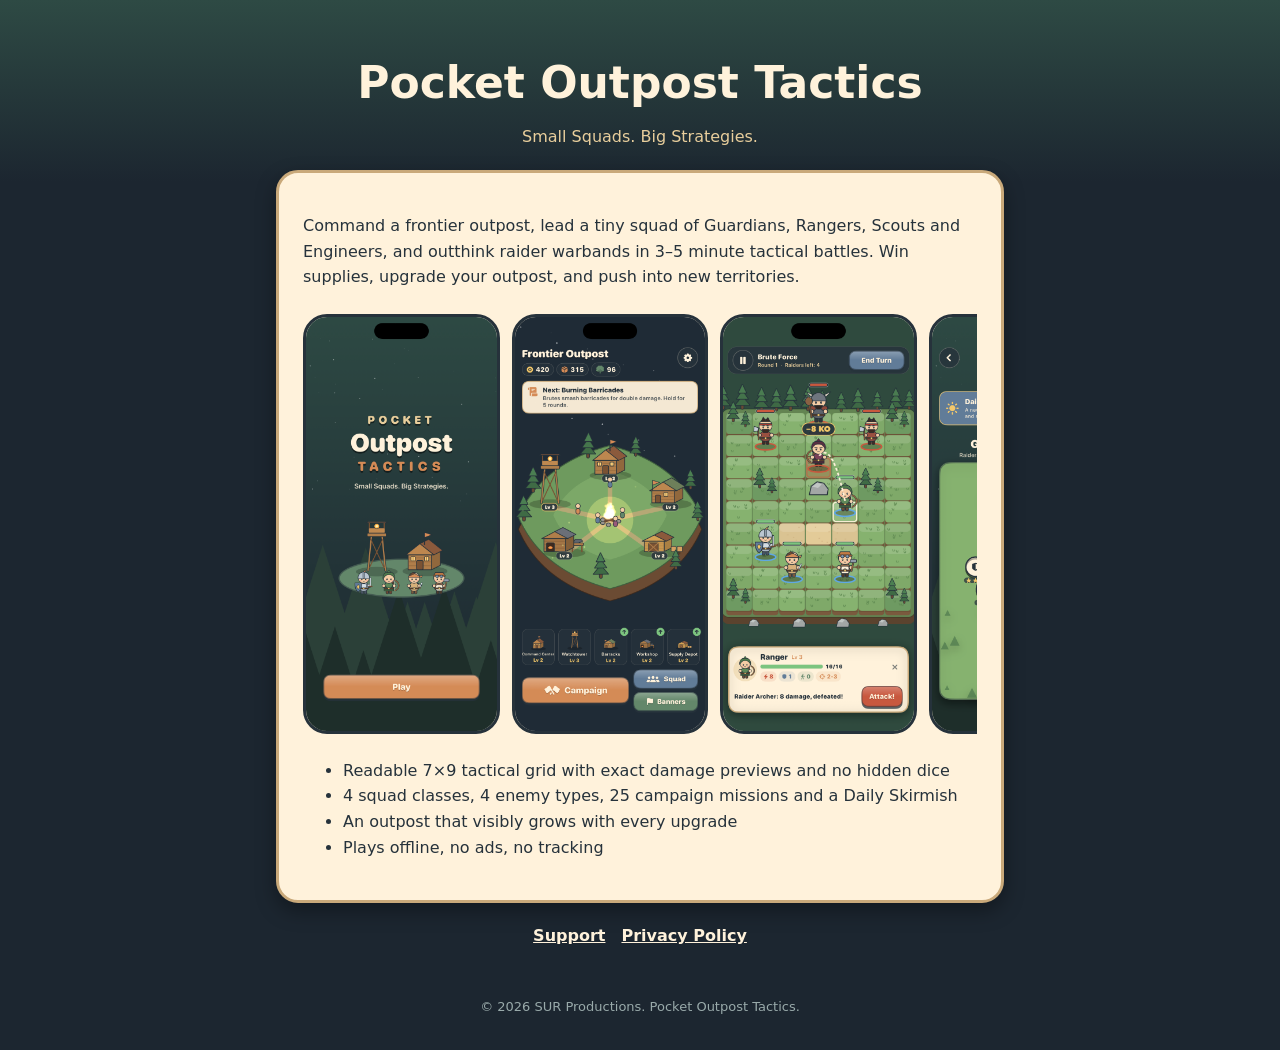
<file: docs/index.html>
<!doctype html>
<html lang="en">
<head>
<meta charset="utf-8">
<meta name="viewport" content="width=device-width,initial-scale=1">
<title>Pocket Outpost Tactics</title>
<meta name="description" content="Bite-sized turn-based tactics and outpost building for iPhone.">
<link rel="stylesheet" href="style.css">
</head>
<body>
<header>
  <h1>Pocket Outpost Tactics</h1>
  <p>Small Squads. Big Strategies.</p>
</header>
<main>
<div class="card">
<p>Command a frontier outpost, lead a tiny squad of Guardians, Rangers, Scouts and Engineers, and outthink raider warbands in 3–5 minute tactical battles. Win supplies, upgrade your outpost, and push into new territories.</p>
<div class="shots">
  <img src="screenshots/01-title.png" alt="Title screen" loading="lazy" onerror="this.remove()">
  <img src="screenshots/02-outpost.png" alt="Outpost" loading="lazy" onerror="this.remove()">
  <img src="screenshots/03-battle.png" alt="Battle" loading="lazy" onerror="this.remove()">
  <img src="screenshots/04-campaign.png" alt="Campaign map" loading="lazy" onerror="this.remove()">
  <img src="screenshots/05-squad.png" alt="Squad" loading="lazy" onerror="this.remove()">
  <img src="screenshots/06-victory.png" alt="Victory" loading="lazy" onerror="this.remove()">
</div>
<ul>
  <li>Readable 7×9 tactical grid with exact damage previews and no hidden dice</li>
  <li>4 squad classes, 4 enemy types, 25 campaign missions and a Daily Skirmish</li>
  <li>An outpost that visibly grows with every upgrade</li>
  <li>Plays offline, no ads, no tracking</li>
</ul>
</div>
<nav><a href="support.html">Support</a><a href="privacy.html">Privacy Policy</a></nav>
</main>
<footer>© 2026 SUR Productions. Pocket Outpost Tactics.</footer>
</body>
</html>
</file>
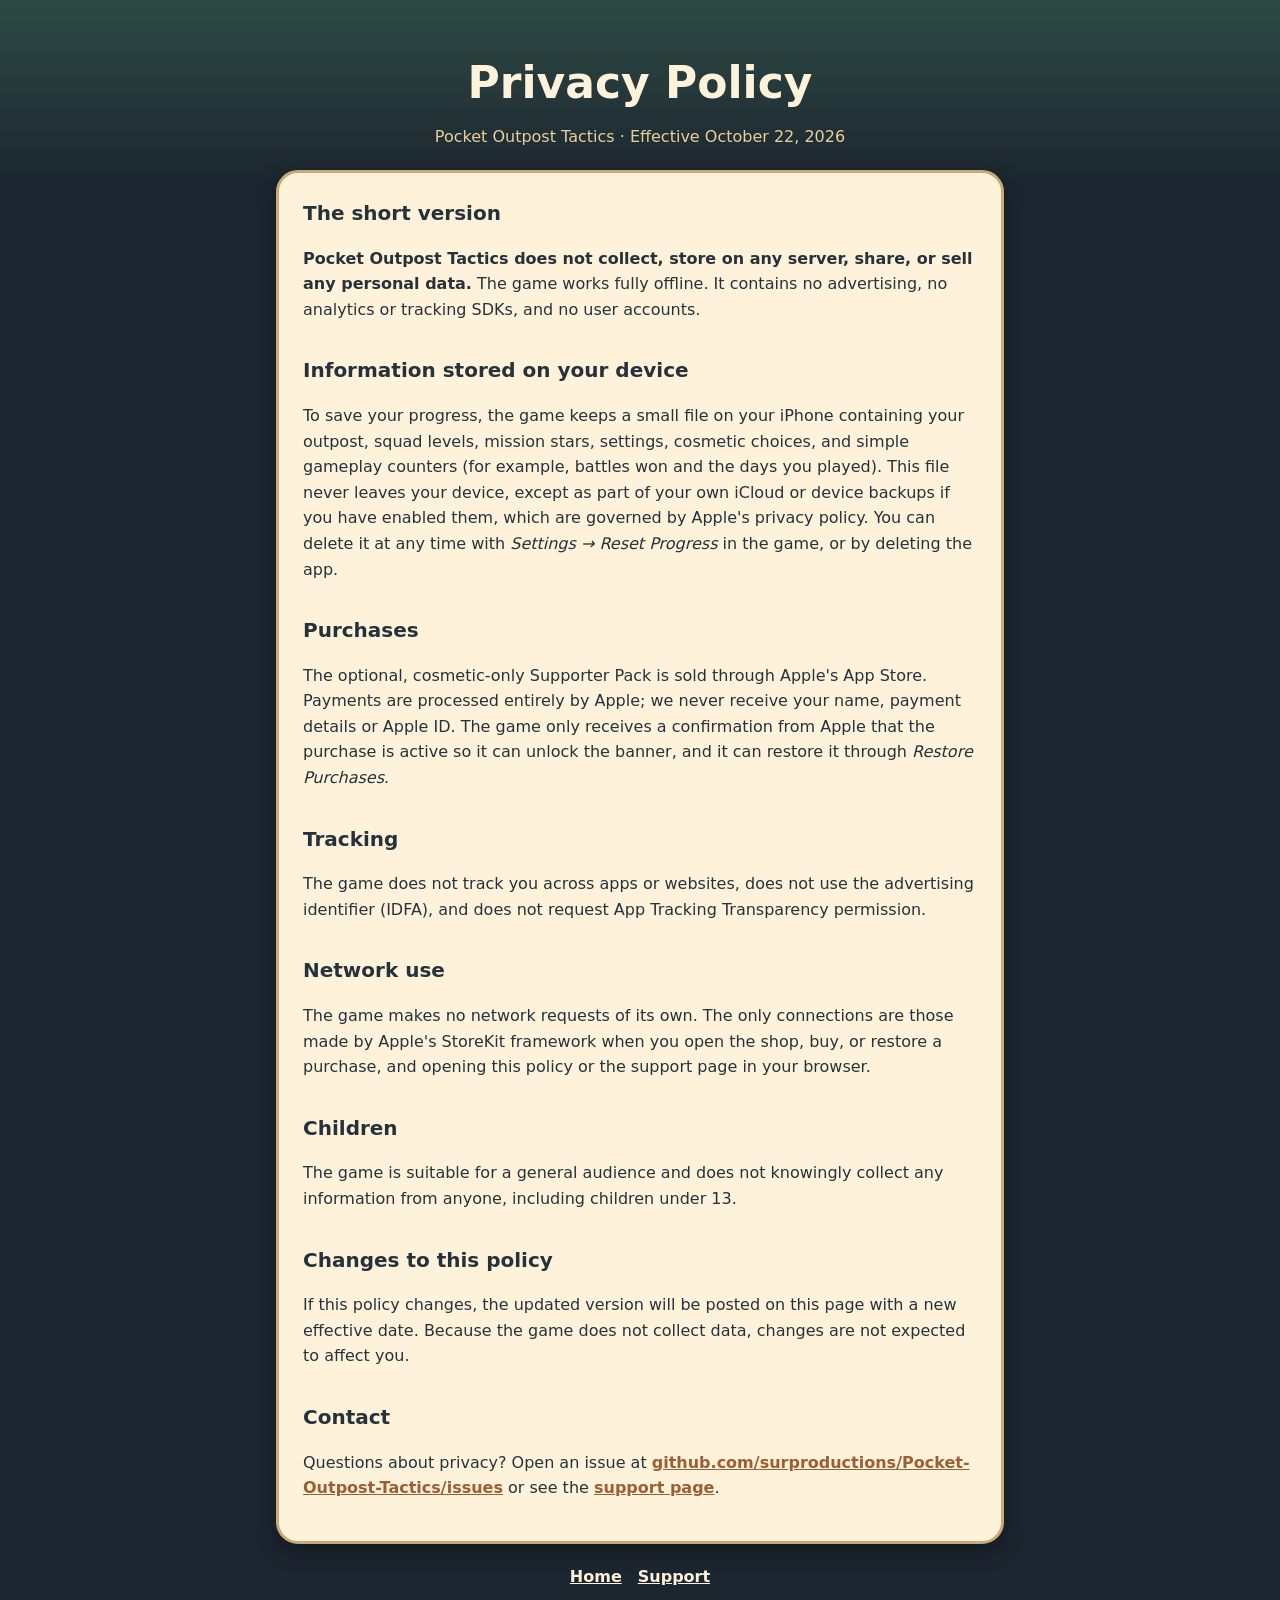
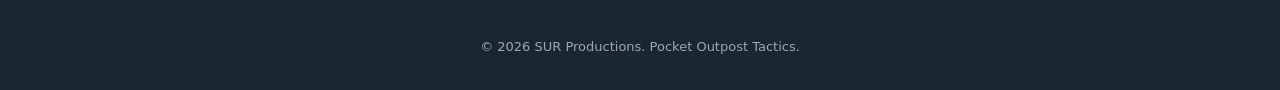
<file: docs/privacy.html>
<!doctype html>
<html lang="en">
<head>
<meta charset="utf-8">
<meta name="viewport" content="width=device-width,initial-scale=1">
<title>Privacy Policy · Pocket Outpost Tactics</title>
<link rel="stylesheet" href="style.css">
</head>
<body>
<header>
  <h1>Privacy Policy</h1>
  <p>Pocket Outpost Tactics · Effective October 22, 2026</p>
</header>
<main>
<div class="card">
<h2>The short version</h2>
<p><strong>Pocket Outpost Tactics does not collect, store on any server, share, or sell any personal data.</strong> The game works fully offline. It contains no advertising, no analytics or tracking SDKs, and no user accounts.</p>

<h2>Information stored on your device</h2>
<p>To save your progress, the game keeps a small file on your iPhone containing your outpost, squad levels, mission stars, settings, cosmetic choices, and simple gameplay counters (for example, battles won and the days you played). This file never leaves your device, except as part of your own iCloud or device backups if you have enabled them, which are governed by Apple's privacy policy. You can delete it at any time with <em>Settings → Reset Progress</em> in the game, or by deleting the app.</p>

<h2>Purchases</h2>
<p>The optional, cosmetic-only Supporter Pack is sold through Apple's App Store. Payments are processed entirely by Apple; we never receive your name, payment details or Apple ID. The game only receives a confirmation from Apple that the purchase is active so it can unlock the banner, and it can restore it through <em>Restore Purchases</em>.</p>

<h2>Tracking</h2>
<p>The game does not track you across apps or websites, does not use the advertising identifier (IDFA), and does not request App Tracking Transparency permission.</p>

<h2>Network use</h2>
<p>The game makes no network requests of its own. The only connections are those made by Apple's StoreKit framework when you open the shop, buy, or restore a purchase, and opening this policy or the support page in your browser.</p>

<h2>Children</h2>
<p>The game is suitable for a general audience and does not knowingly collect any information from anyone, including children under 13.</p>

<h2>Changes to this policy</h2>
<p>If this policy changes, the updated version will be posted on this page with a new effective date. Because the game does not collect data, changes are not expected to affect you.</p>

<h2>Contact</h2>
<p>Questions about privacy? Open an issue at <a href="https://github.com/surproductions/Pocket-Outpost-Tactics/issues">github.com/surproductions/Pocket-Outpost-Tactics/issues</a> or see the <a href="support.html">support page</a>.</p>
</div>
<nav><a href="index.html">Home</a><a href="support.html">Support</a></nav>
</main>
<footer>© 2026 SUR Productions. Pocket Outpost Tactics.</footer>
</body>
</html>
</file>
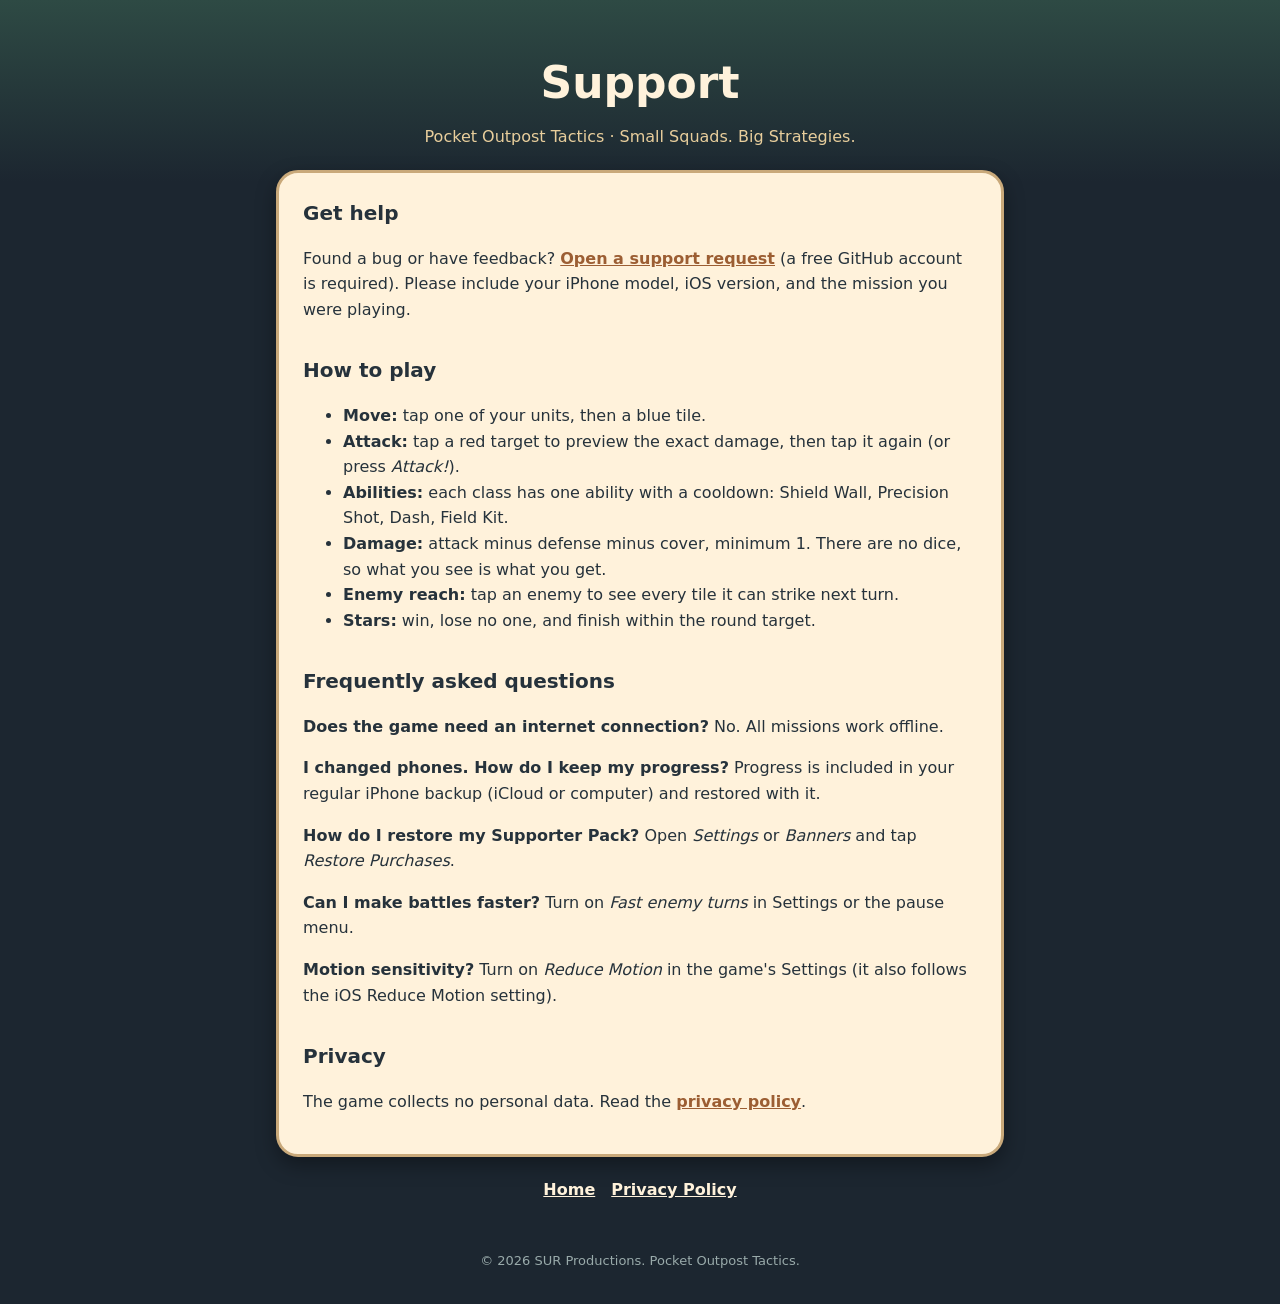
<file: docs/support.html>
<!doctype html>
<html lang="en">
<head>
<meta charset="utf-8">
<meta name="viewport" content="width=device-width,initial-scale=1">
<title>Support · Pocket Outpost Tactics</title>
<link rel="stylesheet" href="style.css">
</head>
<body>
<header>
  <h1>Support</h1>
  <p>Pocket Outpost Tactics · Small Squads. Big Strategies.</p>
</header>
<main>
<div class="card">
<h2>Get help</h2>
<p>Found a bug or have feedback? <a href="https://github.com/surproductions/Pocket-Outpost-Tactics/issues/new">Open a support request</a> (a free GitHub account is required). Please include your iPhone model, iOS version, and the mission you were playing.</p>

<h2>How to play</h2>
<ul>
  <li><strong>Move:</strong> tap one of your units, then a blue tile.</li>
  <li><strong>Attack:</strong> tap a red target to preview the exact damage, then tap it again (or press <em>Attack!</em>).</li>
  <li><strong>Abilities:</strong> each class has one ability with a cooldown: Shield Wall, Precision Shot, Dash, Field Kit.</li>
  <li><strong>Damage:</strong> attack minus defense minus cover, minimum 1. There are no dice, so what you see is what you get.</li>
  <li><strong>Enemy reach:</strong> tap an enemy to see every tile it can strike next turn.</li>
  <li><strong>Stars:</strong> win, lose no one, and finish within the round target.</li>
</ul>

<h2>Frequently asked questions</h2>
<p><strong>Does the game need an internet connection?</strong> No. All missions work offline.</p>
<p><strong>I changed phones. How do I keep my progress?</strong> Progress is included in your regular iPhone backup (iCloud or computer) and restored with it.</p>
<p><strong>How do I restore my Supporter Pack?</strong> Open <em>Settings</em> or <em>Banners</em> and tap <em>Restore Purchases</em>.</p>
<p><strong>Can I make battles faster?</strong> Turn on <em>Fast enemy turns</em> in Settings or the pause menu.</p>
<p><strong>Motion sensitivity?</strong> Turn on <em>Reduce Motion</em> in the game's Settings (it also follows the iOS Reduce Motion setting).</p>

<h2>Privacy</h2>
<p>The game collects no personal data. Read the <a href="privacy.html">privacy policy</a>.</p>
</div>
<nav><a href="index.html">Home</a><a href="privacy.html">Privacy Policy</a></nav>
</main>
<footer>© 2026 SUR Productions. Pocket Outpost Tactics.</footer>
</body>
</html>
</file>
<file: docs/style.css>
:root{--forest:#63876A;--sand:#E8CE9C;--slate:#617C98;--copper:#D58B56;--cream:#FFF2DB;--ink:#26323B;--gold:#F3C86B;--bg:#1C2630}
*{box-sizing:border-box}
body{margin:0;background:var(--bg);color:var(--ink);font:16px/1.6 ui-rounded,-apple-system,"SF Pro Rounded",system-ui,sans-serif}
header{background:linear-gradient(#2E4A44,var(--bg));color:var(--cream);text-align:center;padding:48px 16px 32px}
header h1{margin:0;font-size:clamp(28px,6vw,44px);font-weight:900}
header p{margin:6px 0 0;color:var(--sand)}
main{max-width:760px;margin:-12px auto 48px;padding:0 16px}
.card{background:var(--cream);border:3px solid #C9A97A;border-radius:22px;padding:24px;box-shadow:0 8px 20px rgba(0,0,0,.35)}
h2{margin-top:1.6em;font-size:20px}
h2:first-child{margin-top:0}
a{color:#9C5E33;font-weight:700}
nav{text-align:center;margin:20px 0;display:flex;gap:16px;justify-content:center;flex-wrap:wrap}
nav a{color:var(--cream)}
.shots{display:flex;gap:12px;overflow-x:auto;padding:8px 0}
.shots img{height:420px;border-radius:24px;border:3px solid var(--ink)}
footer{text-align:center;color:#9aa;font-size:13px;padding:0 16px 32px}
.btn{display:inline-block;background:var(--copper);color:var(--cream);padding:12px 22px;border-radius:14px;text-decoration:none;border:2px solid var(--ink)}
</file>
